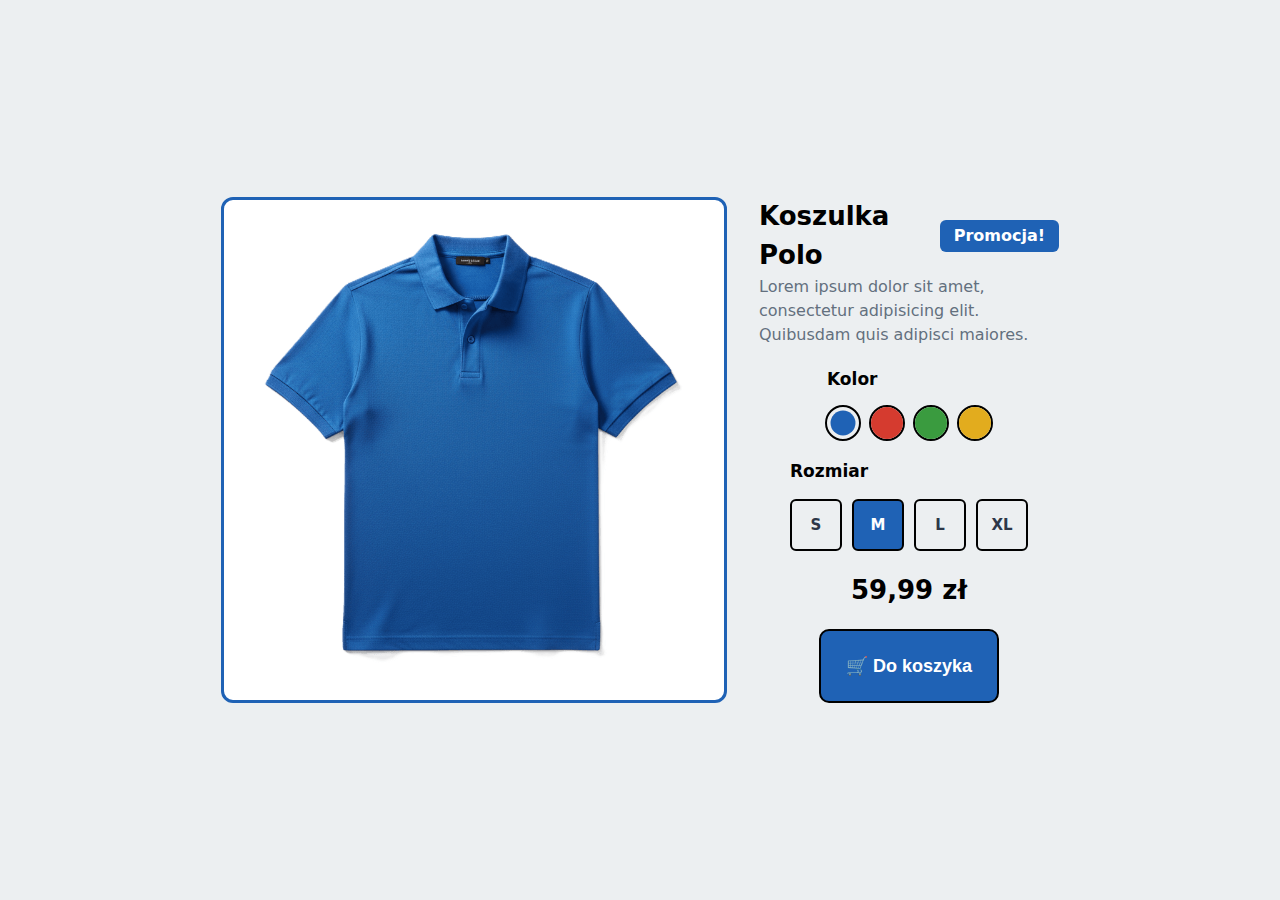
<file: lab-3/index.html>
<!DOCTYPE html>
<html lang="pl">
  <head>
    <meta charset="UTF-8" />
    <meta name="viewport" content="width=device-width, initial-scale=1.0" />
    <title>Lab 3</title>
    <link rel="stylesheet" href="css/polo.css" />
  </head>
  <body>
    <main class="product">
      <form id="order">
        <input class="ch" type="radio" id="color-blue" name="color" checked />
        <input class="ch" type="radio" id="color-red" name="color" />
        <input class="ch" type="radio" id="color-green" name="color" />
        <input class="ch" type="radio" id="color-yellow" name="color" />

        <input class="ch" type="radio" id="s-s" name="size" />
        <input class="ch" type="radio" id="s-m" name="size" checked />
        <input class="ch" type="radio" id="s-l" name="size" />
        <input class="ch" type="radio" id="s-xl" name="size" />
      </form>

      <section class="gallery">
        <div class="photo" aria-label="Koszulka Polo"></div>
      </section>

      <section class="panel">
        <header class="header">
          <h1>Koszulka Polo</h1>
          <span class="badge">Promocja!</span>
          <p class="lead">
            Lorem ipsum dolor sit amet, consectetur adipisicing elit. Quibusdam
            quis adipisci maiores.
          </p>
        </header>

        <fieldset class="colors">
          <legend>Kolor</legend>
          <div class="switches">
            <label for="color-blue" title="Niebieski"></label>
            <label for="color-red" title="Czerwony"></label>
            <label for="color-green" title="Zielony"></label>
            <label for="color-yellow" title="Żółty"></label>
          </div>
        </fieldset>

        <fieldset class="sizes">
          <legend>Rozmiar</legend>
          <div class="size-grid" role="radiogroup">
            <label for="s-s" class="size">S</label>
            <label for="s-m" class="size">M</label>
            <label for="s-l" class="size">L</label>
            <label for="s-xl" class="size">XL</label>
          </div>
        </fieldset>

        <div class="price">59,99 zł</div>
        <button class="cta" type="submit" form="order">🛒 Do koszyka</button>
      </section>
    </main>
  </body>
</html>
</file>
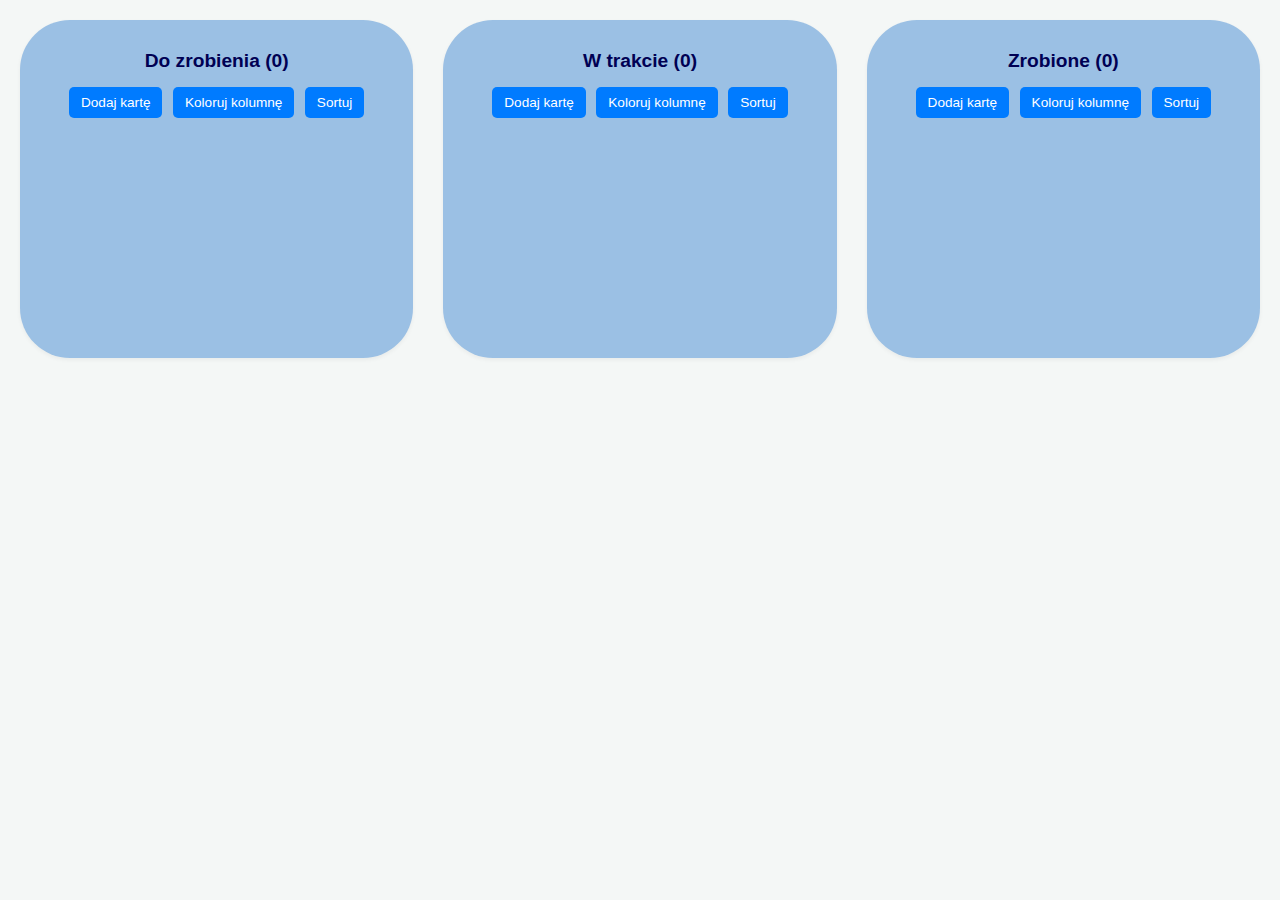
<file: lab-4/index.html>
<!DOCTYPE html>
<html lang="pl">
  <head>
    <meta charset="UTF-8" />
    <meta name="viewport" content="width=device-width, initial-scale=1.0" />
    <title>Tablica Kanban</title>
    <link rel="stylesheet" href="css/kanban.css" />
    <script src="kanban.js" defer></script>
  </head>
  <body>
    <div class="kanban-board">
      <div class="kanban-column" id="todo">
        <h2>Do zrobienia (<span class="card-count">0</span>)</h2>
        <button class="column-btn add-card-btn">Dodaj kartę</button>
        <button class="column-btn color-column-btn">Koloruj kolumnę</button>
        <button class="column-btn sort-column-btn">Sortuj</button>
        <div class="card-list" id="todo-list"></div>
      </div>

      <div class="kanban-column" id="in-progress">
        <h2>W trakcie (<span class="card-count">0</span>)</h2>
        <button class="column-btn add-card-btn">Dodaj kartę</button>
        <button class="column-btn color-column-btn">Koloruj kolumnę</button>
        <button class="column-btn sort-column-btn">Sortuj</button>
        <div class="card-list" id="in-progress-list"></div>
      </div>

      <div class="kanban-column" id="done">
        <h2>Zrobione (<span class="card-count">0</span>)</h2>
        <button class="column-btn add-card-btn">Dodaj kartę</button>
        <button class="column-btn color-column-btn">Koloruj kolumnę</button>
        <button class="column-btn sort-column-btn">Sortuj</button>
        <div class="card-list" id="done-list"></div>
      </div>
    </div>
  </body>
</html>
</file>
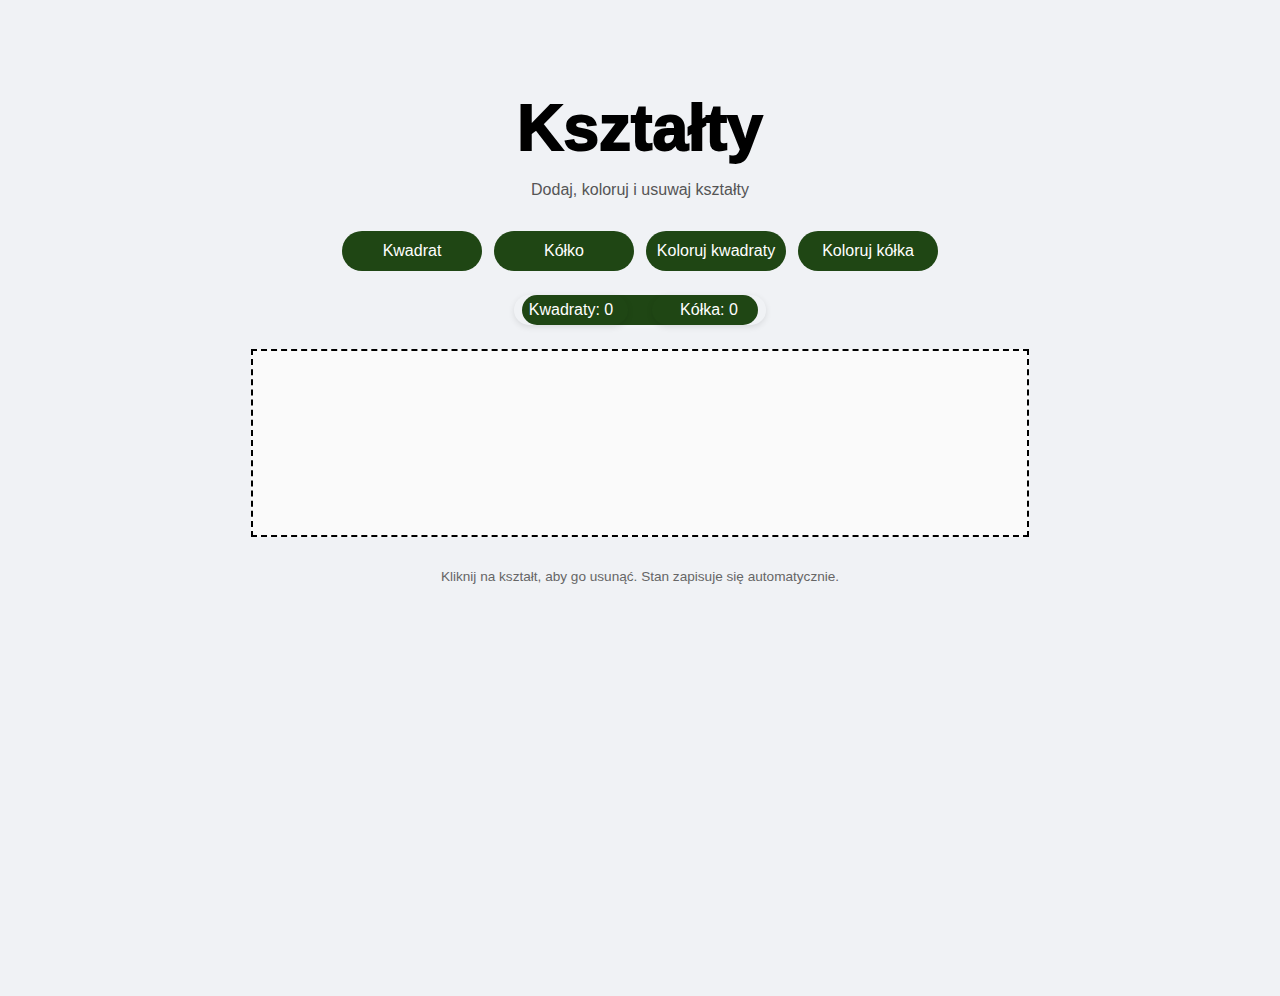
<file: lab-5/index.html>
<!DOCTYPE html>
<html lang="pl">
  <head>
    <meta charset="UTF-8" />
    <title>Lab 5 - Kształty</title>
    <link rel="stylesheet" href="css/main.css" />
  </head>
  <body>
    <header>
      <h1>Kształty</h1>
      <p class="subtitle">Dodaj, koloruj i usuwaj kształty</p>
    </header>

    <nav class="controls">
      <button id="addSquare">Kwadrat</button>
      <button id="addCircle">Kółko</button>
      <button id="recolorSquares">Koloruj kwadraty</button>
      <button id="recolorCircles">Koloruj kółka</button>
    </nav>

    <section class="counters">
      <div class="counter">Kwadraty: <span id="cntSquares">0</span></div>
      <div class="counter">Kółka: <span id="cntCircles">0</span></div>
    </section>

    <main
      id="board"
      class="board"
      aria-label="Pole z kształtami"
      tabindex="0"
    ></main>

    <footer>
      <p class="note">
        Kliknij na kształt, aby go usunąć. Stan zapisuje się automatycznie.
      </p>
    </footer>

    <script type="module" src="./app.js"></script>
  </body>
</html>
</file>
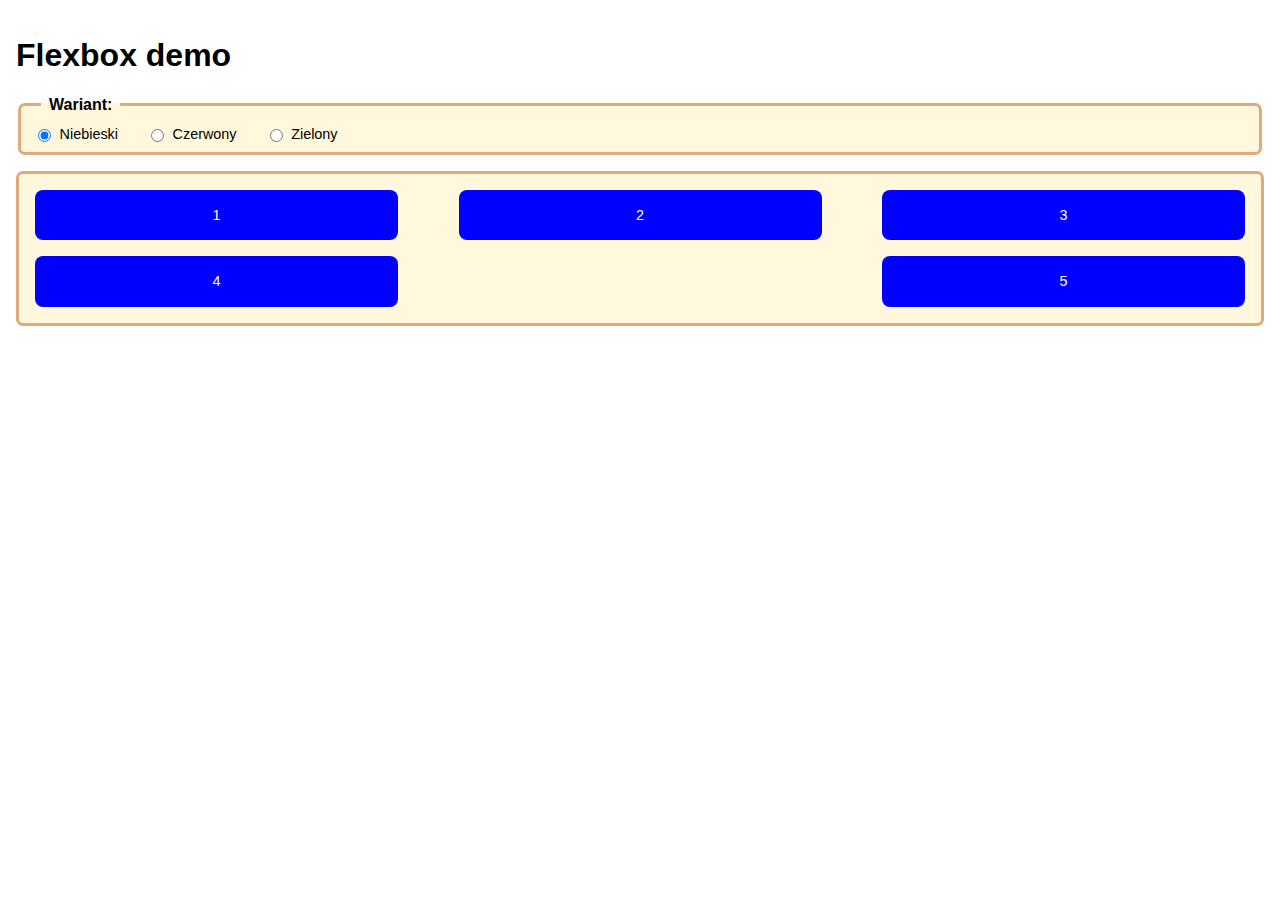
<file: lab-2/flex.html>
<!DOCTYPE html>
<html lang="pl">
  <head>
    <meta charset="UTF-8" />
    <meta name="viewport" content="width=device-width, initial-scale=1.0" />
    <title>Flexbox Demo</title>
    <link rel="stylesheet" href="css/flex.css" />
  </head>
  <body>
    <h1>Flexbox demo</h1>
    <header>
      <fieldset class="theme-picker">
        <legend>Wariant:</legend>
        <label>
          <input type="radio" name="version" value="blue" checked />
          Niebieski
        </label>
        <label
          ><input type="radio" name="version" value="red" />
          Czerwony
        </label>
        <label>
          <input type="radio" name="version" value="green" />
          Zielony
        </label>
      </fieldset>
    </header>
    <div class="container">
      <div class="item">1</div>
      <div class="item">2</div>
      <div class="item">3</div>
      <div class="item">4</div>
      <div class="item">5</div>
    </div>
  </body>
</html>
</file>
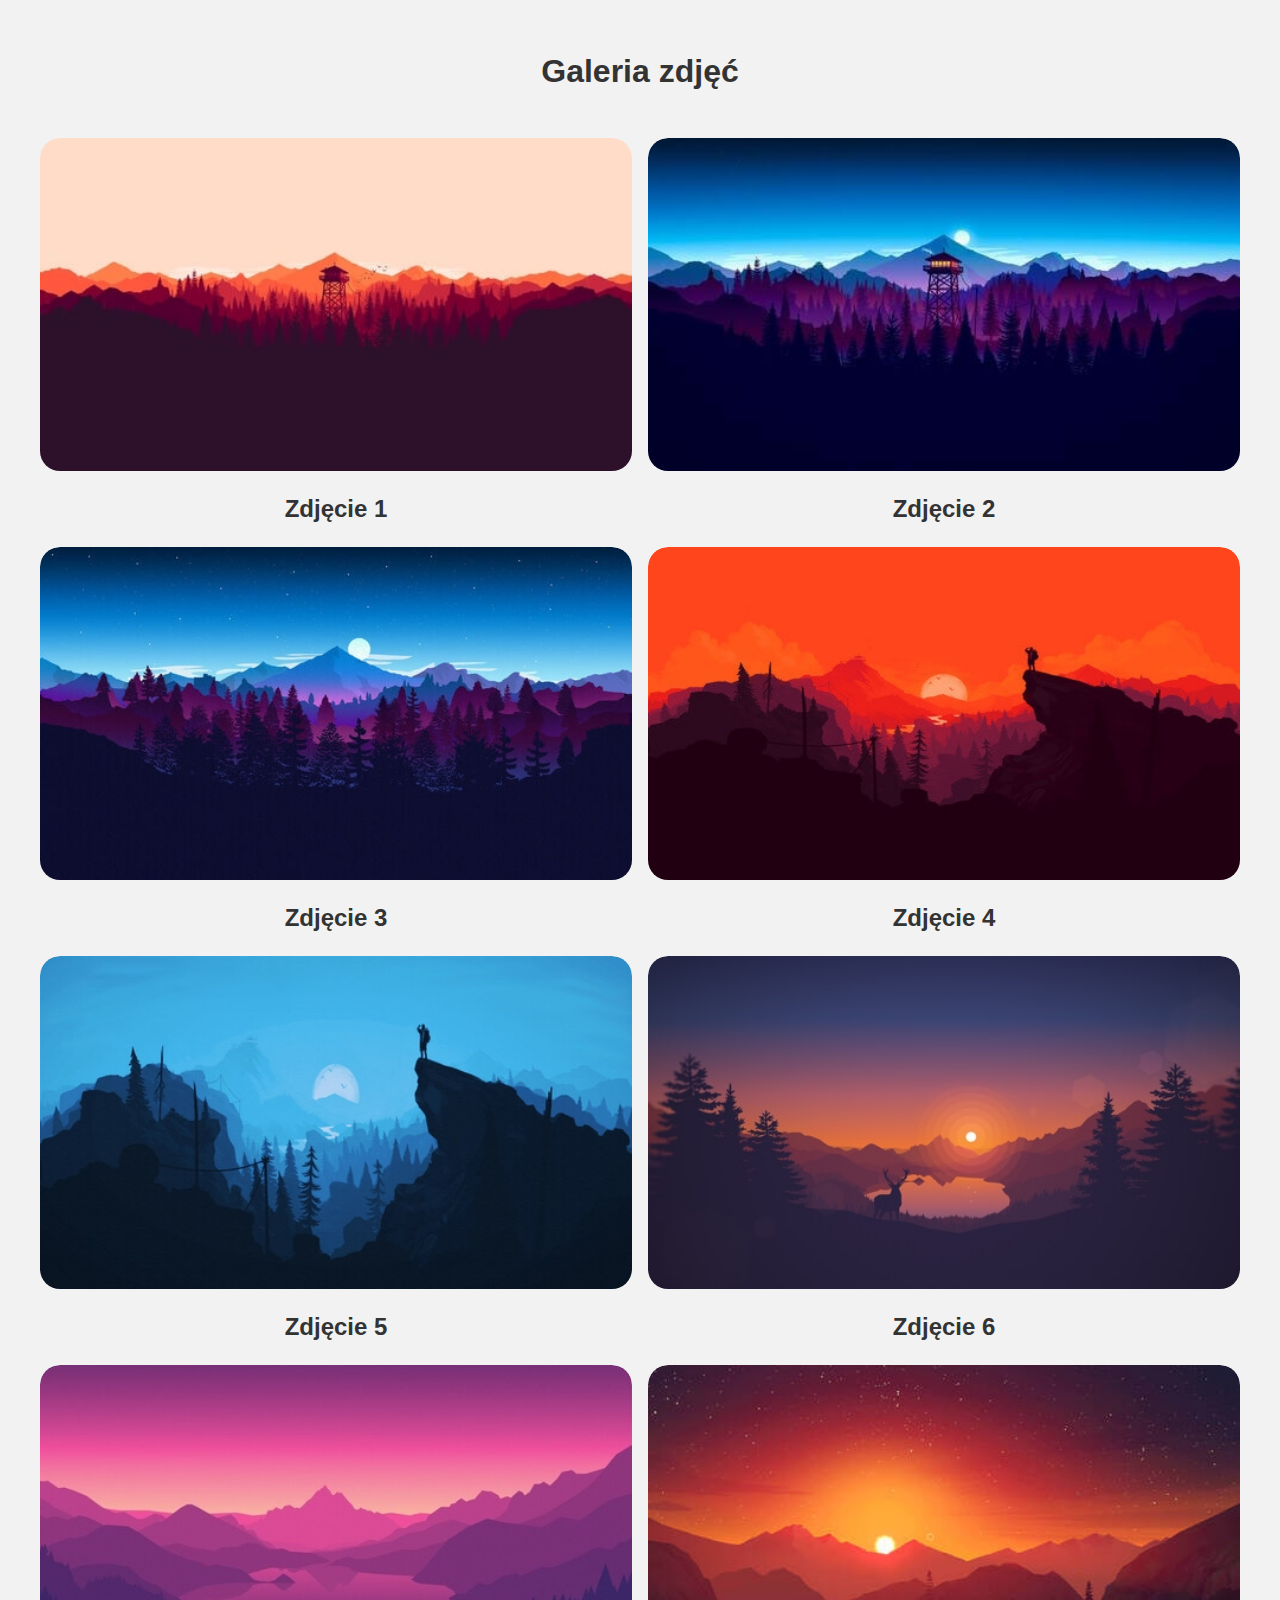
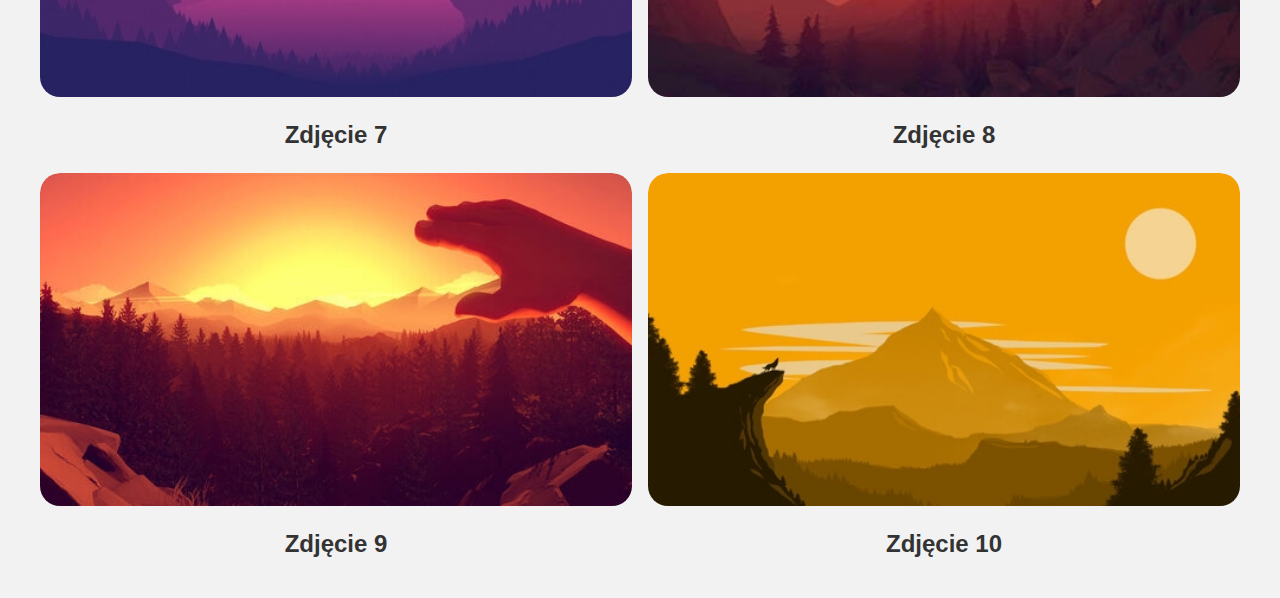
<file: lab-2/galeria.html>
<!DOCTYPE html>
<html lang="pl">
  <head>
    <meta charset="UTF-8" />
    <meta name="viewport" content="width=device-width, initial-scale=1.0" />
    <title>Galeria</title>
    <link rel="stylesheet" href="css/galeria.css" />
  </head>
  <body>
    <h1>Galeria zdjęć</h1>
    <div class="gallery">
      <figure>
        <img
          src="pictures/500-1.avif"
          srcset="pictures/500-1.avif 500w, pictures/1000-1.avif 1000w"
          sizes="(max-width: 799px) 500px,
                    (max-width: 1199px) 1000px,
                    (max-width: 1599px) 500px,
                    1000px"
          alt="Opis zdjęcia 1"
        />
        <figcaption>Zdjęcie 1</figcaption>
      </figure>

      <figure>
        <img
          src="pictures/500-2.avif"
          srcset="pictures/500-2.avif 500w, pictures/1000-2.avif 1000w"
          sizes="(max-width: 799px) 500px,
                    (max-width: 1199px) 1000px,
                    (max-width: 1599px) 500px,
                    1000px"
          alt="Opis zdjęcia 2"
        />
        <figcaption>Zdjęcie 2</figcaption>
      </figure>

      <figure>
        <img
          src="pictures/500-3.avif"
          srcset="pictures/500-3.avif 500w, pictures/1000-3.avif 1000w"
          sizes="(max-width: 799px) 500px,
                    (max-width: 1199px) 1000px,
                    (max-width: 1599px) 500px,
                    1000px"
          alt="Opis zdjęcia 3"
        />
        <figcaption>Zdjęcie 3</figcaption>
      </figure>

      <figure>
        <img
          src="pictures/500-4.avif"
          srcset="pictures/500-4.avif 500w, pictures/1000-4.avif 1000w"
          sizes="(max-width: 799px) 500px,
                    (max-width: 1199px) 1000px,
                    (max-width: 1599px) 500px,
                    1000px"
          alt="Opis zdjęcia 4"
        />
        <figcaption>Zdjęcie 4</figcaption>
      </figure>

      <figure>
        <img
          src="pictures/500-5.avif"
          srcset="pictures/500-5.avif 500w, pictures/1000-5.avif 1000w"
          sizes="(max-width: 799px) 500px,
                    (max-width: 1199px) 1000px,
                    (max-width: 1599px) 500px,
                    1000px"
          alt="Opis zdjęcia 5"
        />
        <figcaption>Zdjęcie 5</figcaption>
      </figure>

      <figure>
        <img
          src="pictures/500-6.avif"
          srcset="pictures/500-6.avif 500w, pictures/1000-6.avif 1000w"
          sizes="(max-width: 799px) 500px,
                    (max-width: 1199px) 1000px,
                    (max-width: 1599px) 500px,
                    1000px"
          alt="Opis zdjęcia 6"
        />
        <figcaption>Zdjęcie 6</figcaption>
      </figure>

      <figure>
        <img
          src="pictures/500-7.avif"
          srcset="pictures/500-7.avif 500w, pictures/1000-7.avif 1000w"
          sizes="(max-width: 799px) 500px,
                    (max-width: 1199px) 1000px,
                    (max-width: 1599px) 500px,
                    1000px"
          alt="Opis zdjęcia 7"
        />
        <figcaption>Zdjęcie 7</figcaption>
      </figure>

      <figure>
        <img
          src="pictures/500-8.avif"
          srcset="pictures/500-8.avif 500w, pictures/1000-8.avif 1000w"
          sizes="(max-width: 799px) 500px,
                    (max-width: 1199px) 1000px,
                    (max-width: 1599px) 500px,
                    1000px"
          alt="Opis zdjęcia 8"
        />
        <figcaption>Zdjęcie 8</figcaption>
      </figure>

      <figure>
        <img
          src="pictures/500-9.avif"
          srcset="pictures/500-9.avif 500w, pictures/1000-9.avif 1000w"
          sizes="(max-width: 799px) 500px,
                    (max-width: 1199px) 1000px,
                    (max-width: 1599px) 500px,
                    1000px"
          alt="Opis zdjęcia 9"
        />
        <figcaption>Zdjęcie 9</figcaption>
      </figure>

      <figure>
        <img
          src="pictures/500-10.avif"
          srcset="pictures/500-10.avif 500w, pictures/1000-10.avif 1000w"
          sizes="(max-width: 799px) 500px,
                    (max-width: 1199px) 1000px,
                    (max-width: 1599px) 500px,
                    1000px"
          alt="Opis zdjęcia 10"
        />
        <figcaption>Zdjęcie 10</figcaption>
      </figure>
    </div>
  </body>
</html>
</file>
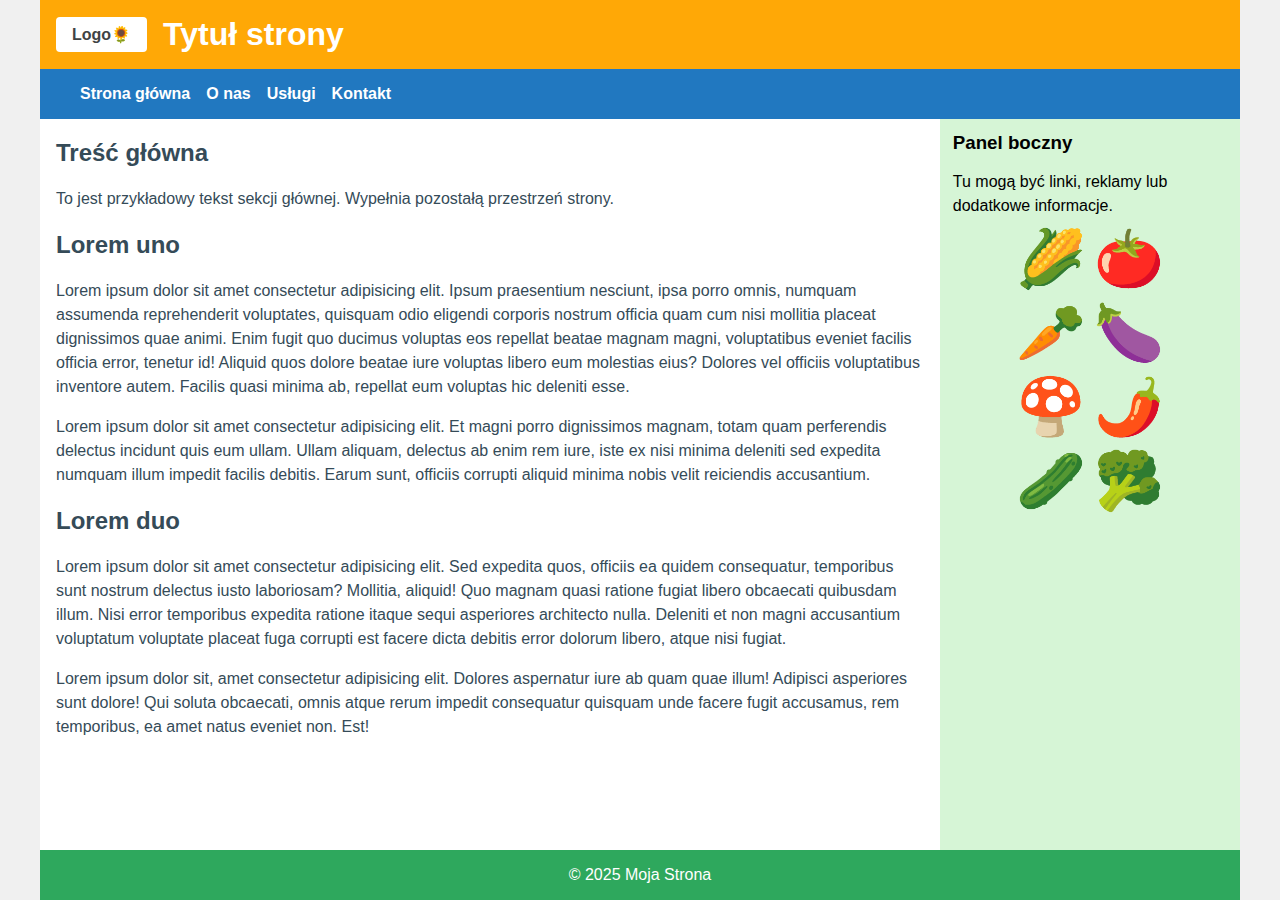
<file: lab-2/grid.html>
<!DOCTYPE html>
<html lang="pl">
  <head>
    <meta charset="UTF-8" />
    <meta name="viewport" content="width=device-width, initial-scale=1.0" />
    <title>Grid Layout Demo</title>
    <link rel="stylesheet" href="css/grid.css" />
  </head>
  <body>
    <div class="container">
      <header>
        <div class="logo">🌻</div>
        <h1>Tytuł strony</h1>
      </header>
      <nav>
        <a href="#">Strona główna</a>
        <a href="#">O nas</a>
        <a href="#">Usługi</a>
        <a href="#">Kontakt</a>
      </nav>
      <main>
        <h2>Treść główna</h2>
        <p>
          To jest przykładowy tekst sekcji głównej. Wypełnia pozostałą
          przestrzeń strony.
        </p>
        <h2>Lorem uno</h2>
        <p>
          Lorem ipsum dolor sit amet consectetur adipisicing elit. Ipsum
          praesentium nesciunt, ipsa porro omnis, numquam assumenda
          reprehenderit voluptates, quisquam odio eligendi corporis nostrum
          officia quam cum nisi mollitia placeat dignissimos quae animi. Enim
          fugit quo ducimus voluptas eos repellat beatae magnam magni,
          voluptatibus eveniet facilis officia error, tenetur id! Aliquid quos
          dolore beatae iure voluptas libero eum molestias eius? Dolores vel
          officiis voluptatibus inventore autem. Facilis quasi minima ab,
          repellat eum voluptas hic deleniti esse.
        </p>
        <p>
          Lorem ipsum dolor sit amet consectetur adipisicing elit. Et magni
          porro dignissimos magnam, totam quam perferendis delectus incidunt
          quis eum ullam. Ullam aliquam, delectus ab enim rem iure, iste ex nisi
          minima deleniti sed expedita numquam illum impedit facilis debitis.
          Earum sunt, officiis corrupti aliquid minima nobis velit reiciendis
          accusantium.
        </p>
        <h2>Lorem duo</h2>
        <p>
          Lorem ipsum dolor sit amet consectetur adipisicing elit. Sed expedita
          quos, officiis ea quidem consequatur, temporibus sunt nostrum delectus
          iusto laboriosam? Mollitia, aliquid! Quo magnam quasi ratione fugiat
          libero obcaecati quibusdam illum. Nisi error temporibus expedita
          ratione itaque sequi asperiores architecto nulla. Deleniti et non
          magni accusantium voluptatum voluptate placeat fuga corrupti est
          facere dicta debitis error dolorum libero, atque nisi fugiat.
        </p>
        <p>
          Lorem ipsum dolor sit, amet consectetur adipisicing elit. Dolores
          aspernatur iure ab quam quae illum! Adipisci asperiores sunt dolore!
          Qui soluta obcaecati, omnis atque rerum impedit consequatur quisquam
          unde facere fugit accusamus, rem temporibus, ea amet natus eveniet
          non. Est!
        </p>
      </main>
      <aside>
        <h3>Panel boczny</h3>
        <p>Tu mogą być linki, reklamy lub dodatkowe informacje.</p>
        <div>
          <span>🌽</span><span>🍅</span> <span>🥕</span><span>🍆</span>
          <span>🍄</span><span>🌶️</span> <span>🥒</span><span>🥦</span>
        </div>
      </aside>
      <footer>
        <p>&copy; 2025 Moja Strona</p>
      </footer>
    </div>
  </body>
</html>
</file>
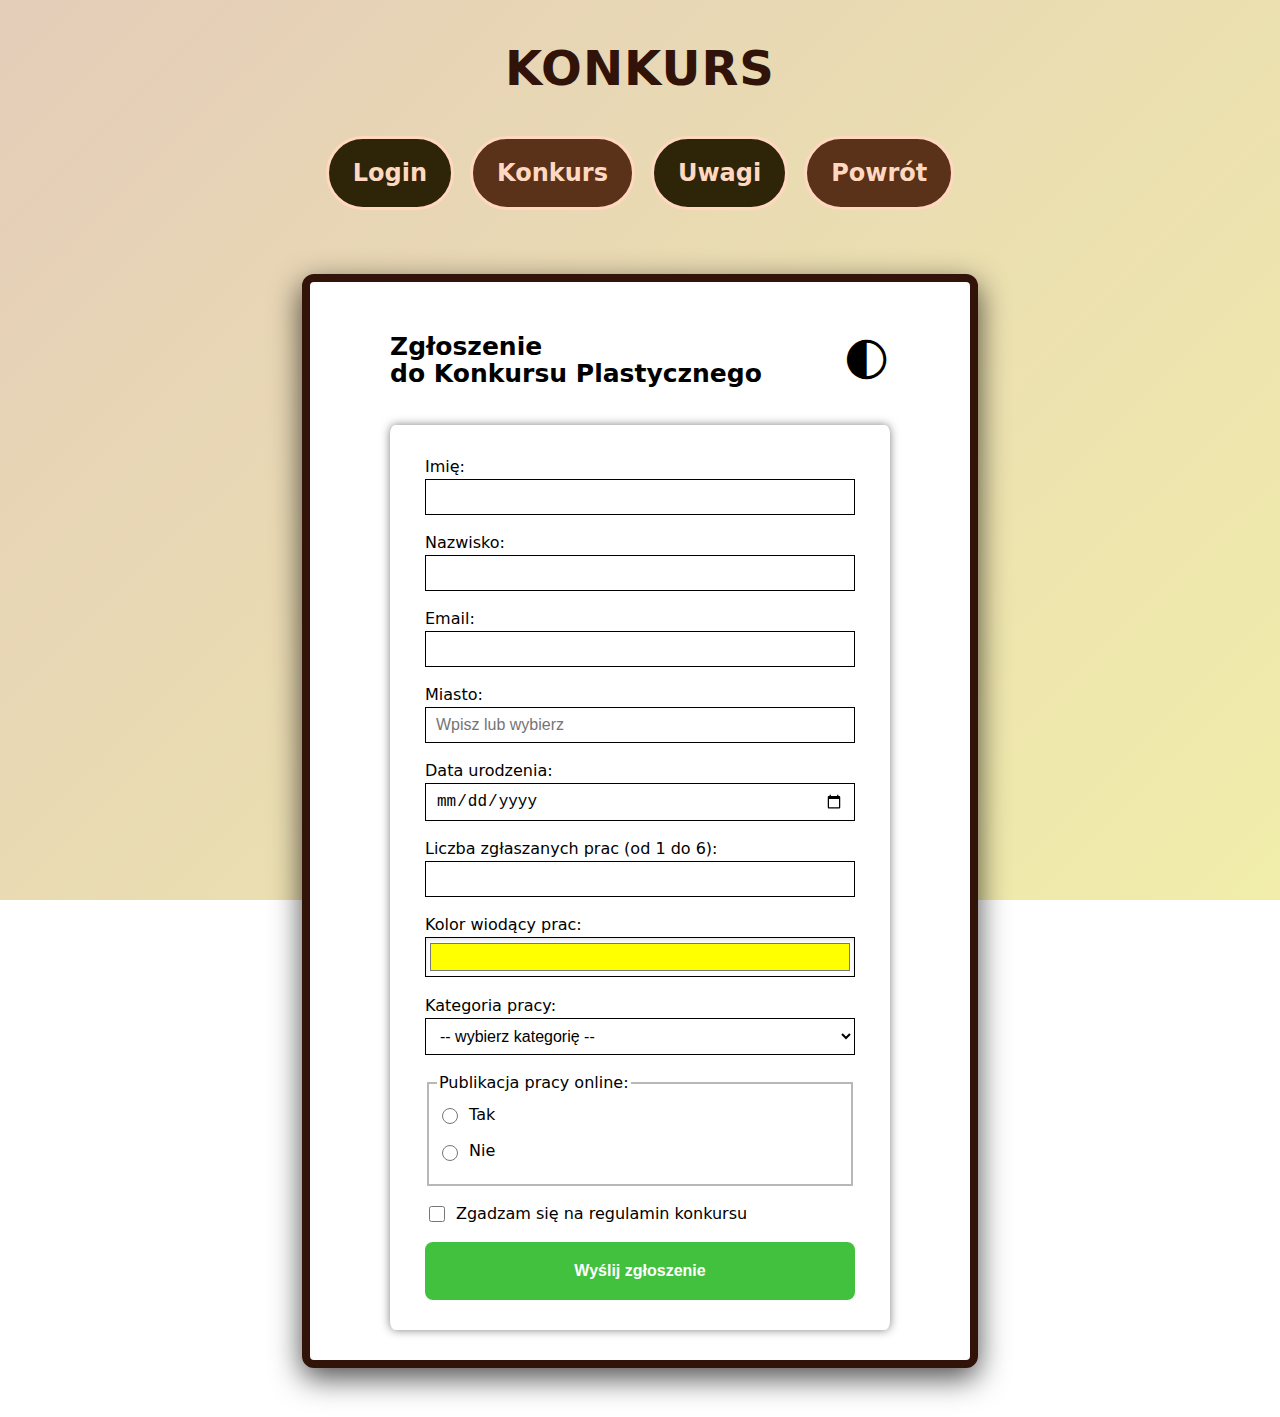
<file: lab-1/src/pages/konkurs.html>
<!DOCTYPE html>
<html lang="en">
  <head>
    <meta charset="UTF-8" />
    <meta name="viewport" content="width=device-width, initial-scale=1.0" />
    <title>Zgłoszenie do Konkursu Plastycznego</title>
    <link rel="stylesheet" href="../css/konkurs.css" />
    <link rel="stylesheet" href="../css/main.css" />
  </head>
  <body>
    <h1>Konkurs</h1>
    <nav>
      <ul>
        <li><a href="login.html">Login</a></li>
        <li><a>Konkurs</a></li>
        <li><a href="uwagi.html">Uwagi</a></li>
        <li><a href="../..">Powrót</a></li>
      </ul>
    </nav>
    <input type="checkbox" id="change-theme" hidden />
    <main>
      <div class="contest-main">
        <div class="contest-header">
          <h2>Zgłoszenie<br />do Konkursu Plastycznego</h2>
          <label for="change-theme" class="theme-toggle" title="Zmień motyw"
            >&#127763;</label
          >
        </div>
        <div class="contest-container">
          <form
            action="https://httpbin.org/get"
            method="GET"
            class="art-contest-form"
          >
            <div class="contest-group">
              <label for="first_name">Imię:</label>
              <input
                type="text"
                id="first_name"
                name="first_name"
                maxlength="30"
                required
              />
            </div>
            <div class="contest-group">
              <label for="last_name">Nazwisko:</label>
              <input
                type="text"
                id="last_name"
                name="last_name"
                maxlength="50"
                required
              />
            </div>
            <div class="contest-group">
              <label for="email">Email:</label>
              <input type="email" id="email" name="email" required />
            </div>
            <div class="contest-group">
              <label for="city">Miasto:</label>
              <input
                type="text"
                id="city"
                name="city"
                list="cities"
                placeholder="Wpisz lub wybierz"
                required
              />
              <datalist id="cities">
                <option value="Warszawa"></option>
                <option value="Kraków"></option>
                <option value="Gdańsk"></option>
                <option value="Poznań"></option>
                <option value="Wrocław"></option>
              </datalist>
            </div>
            <div class="contest-group">
              <label for="birthday">Data urodzenia:</label>
              <input
                type="date"
                id="birthday"
                name="birthday"
                placeholder="rrrr-mm-dd"
                required
              />
            </div>
            <div class="contest-group">
              <label for="applications_count"
                >Liczba zgłaszanych prac (od 1 do 6):</label
              >
              <input
                type="number"
                id="applications_count"
                name="applications_count"
                min="1"
                max="6"
                required
              />
            </div>
            <div class="contest-group">
              <label for="main_colour">Kolor wiodący prac:</label>
              <input
                type="color"
                id="main_colour"
                name="main_colour"
                value="#ffff00"
                required
              />
            </div>
            <div class="contest-group">
              <label for="category">Kategoria pracy:</label>
              <select id="category" name="category" required>
                <option value="" disabled selected>
                  -- wybierz kategorię --
                </option>
                <option value="drawing">Rysunek</option>
                <option value="painting">Malarstwo</option>
                <option value="digital_graphics">Grafika Cyfrowa</option>
              </select>
            </div>

            <fieldset class="publication">
              <legend>Publikacja pracy online:</legend>
              <label
                ><input
                  type="radio"
                  name="publication"
                  value="yes"
                  required
                />Tak</label
              >
              <label
                ><input
                  type="radio"
                  name="publication"
                  value="no"
                  required
                />Nie</label
              >
            </fieldset>
            <label
              ><input type="checkbox" name="agree-checkbox" required />
              Zgadzam się na regulamin konkursu
            </label>
            <button type="submit" class="submit">Wyślij zgłoszenie</button>
          </form>
        </div>
      </div>
    </main>
  </body>
</html>
</file>
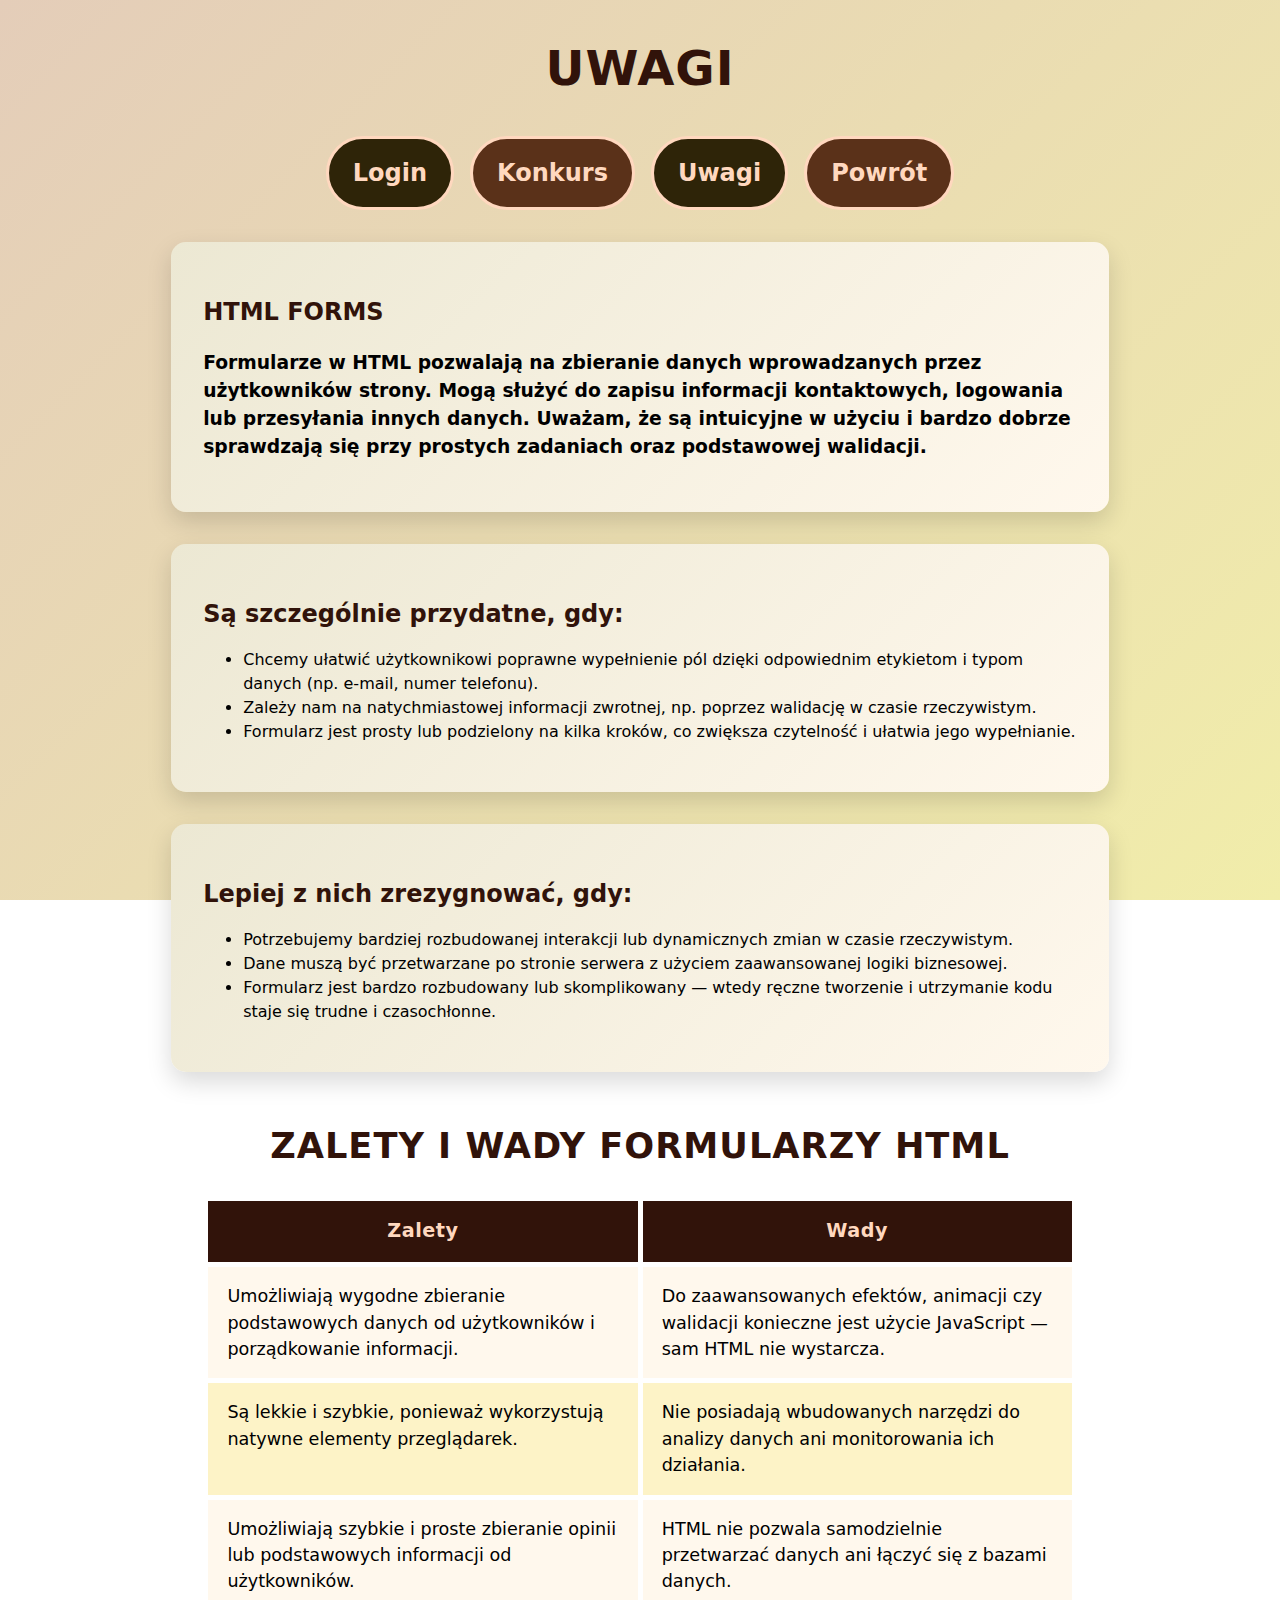
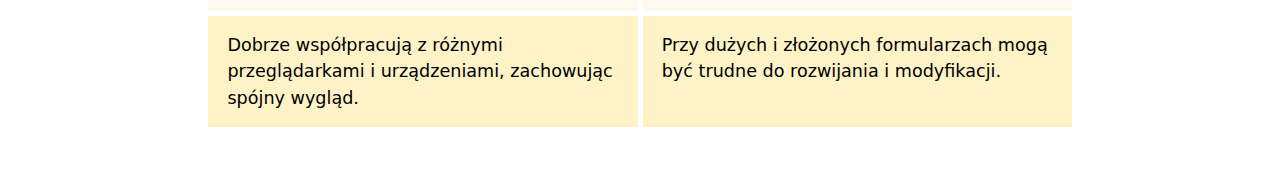
<file: lab-1/src/pages/uwagi.html>
<!DOCTYPE html>
<html lang="pl">
  <head>
    <meta charset="UTF-8" />
    <meta name="viewport" content="width=device-width, initial-scale=1.0" />
    <title>Uwagi</title>
    <link rel="stylesheet" href="../css/main.css" />
  </head>
  <body>
    <h1>Uwagi</h1>
    <nav>
      <ul>
        <li><a href="login.html">Login</a></li>
        <li><a href="konkurs.html">Konkurs</a></li>
        <li><a>Uwagi</a></li>
        <li><a href="../..">Powrót</a></li>
      </ul>
    </nav>

    <main>
      <article>
        <h2>HTML FORMS</h2>
        <h3>
          Formularze w HTML pozwalają na zbieranie danych wprowadzanych przez
          użytkowników strony. Mogą służyć do zapisu informacji kontaktowych,
          logowania lub przesyłania innych danych. Uważam, że są intuicyjne w
          użyciu i bardzo dobrze sprawdzają się przy prostych zadaniach oraz
          podstawowej walidacji.
        </h3>
      </article>

      <article>
        <h2>Są szczególnie przydatne, gdy:</h2>
        <section>
          <ul>
            <li>
              Chcemy ułatwić użytkownikowi poprawne wypełnienie pól dzięki
              odpowiednim etykietom i typom danych (np. e-mail, numer telefonu).
            </li>
            <li>
              Zależy nam na natychmiastowej informacji zwrotnej, np. poprzez
              walidację w czasie rzeczywistym.
            </li>
            <li>
              Formularz jest prosty lub podzielony na kilka kroków, co zwiększa
              czytelność i ułatwia jego wypełnianie.
            </li>
          </ul>
        </section>
      </article>

      <article>
        <h2>Lepiej z nich zrezygnować, gdy:</h2>
        <section>
          <ul>
            <li>
              Potrzebujemy bardziej rozbudowanej interakcji lub dynamicznych
              zmian w czasie rzeczywistym.
            </li>
            <li>
              Dane muszą być przetwarzane po stronie serwera z użyciem
              zaawansowanej logiki biznesowej.
            </li>
            <li>
              Formularz jest bardzo rozbudowany lub skomplikowany — wtedy ręczne
              tworzenie i utrzymanie kodu staje się trudne i czasochłonne.
            </li>
          </ul>
        </section>
      </article>

      <section class="table-section">
        <h2>Zalety i wady formularzy HTML</h2>
        <table>
          <thead>
            <tr>
              <th>Zalety</th>
              <th>Wady</th>
            </tr>
          </thead>
          <tbody>
            <tr>
              <td>
                Umożliwiają wygodne zbieranie podstawowych danych od
                użytkowników i porządkowanie informacji.
              </td>
              <td>
                Do zaawansowanych efektów, animacji czy walidacji konieczne jest
                użycie JavaScript — sam HTML nie wystarcza.
              </td>
            </tr>
            <tr>
              <td>
                Są lekkie i szybkie, ponieważ wykorzystują natywne elementy
                przeglądarek.
              </td>
              <td>
                Nie posiadają wbudowanych narzędzi do analizy danych ani
                monitorowania ich działania.
              </td>
            </tr>
            <tr>
              <td>
                Umożliwiają szybkie i proste zbieranie opinii lub podstawowych
                informacji od użytkowników.
              </td>
              <td>
                HTML nie pozwala samodzielnie przetwarzać danych ani łączyć się
                z bazami danych.
              </td>
            </tr>
            <tr>
              <td>
                Dobrze współpracują z różnymi przeglądarkami i urządzeniami,
                zachowując spójny wygląd.
              </td>
              <td>
                Przy dużych i złożonych formularzach mogą być trudne do
                rozwijania i modyfikacji.
              </td>
            </tr>
          </tbody>
        </table>
      </section>
    </main>
  </body>
</html>
</file>
<file: lab-3/css/polo.css>
html {
  font-size: 16px;
  font-family: system-ui, sans-serif;
  line-height: 1.5;
}

html,
body {
  height: 100%;
}
body {
  margin: 0;
  background: #eceff1;
  display: grid;
  place-items: center;
}
.ch {
  position: absolute;
  width: 1px;
  height: 1px;
  margin: -1px;
  padding: 0;
  border: 0;
  clip-path: inset(50%);
  overflow: hidden;
}

:root {
  --panel-w: 300px;
  --gap: 32px;
  --photo-max: 500px;
  --radius: 12px;
  --ring: 3px;
  --sw: 32px;
  --sel-scale: 0.78;

  --c-blue: #1f62b5;
  --c-red: #d53b2f;
  --c-green: #3a9b3f;
  --c-yellow: #e2ac1e;
  --ink: #2d3748;
}

.product {
  --brand: var(--c-blue);
  --img: url('../images/polo_b.png');

  width: min(
    calc(var(--photo-max)+var(--gap)+var(--panel-w)),
    calc(100vw - 48px)
  );
  display: flex;
  flex-wrap: wrap;
  gap: var(--gap);
  justify-content: center;
  align-items: stretch;

  &:has(#color-blue:checked) {
    --brand: var(--c-blue);
    --img: url('../images/polo_b.png');
  }
  &:has(#color-red:checked) {
    --brand: var(--c-red);
    --img: url('../images/polo_r.png');
  }
  &:has(#color-green:checked) {
    --brand: var(--c-green);
    --img: url('../images/polo_g.png');
  }
  &:has(#color-yellow:checked) {
    --brand: var(--c-yellow);
    --img: url('../images/polo_y.png');
  }

  &:has(#color-blue:checked) .colors label[for='color-blue'],
  &:has(#color-red:checked) .colors label[for='color-red'],
  &:has(#color-green:checked) .colors label[for='color-green'],
  &:has(#color-yellow:checked) .colors label[for='color-yellow'] {
    --active: 1;
  }

  &:has(#s-s:checked) .size[for='s-s'],
  &:has(#s-m:checked) .size[for='s-m'],
  &:has(#s-l:checked) .size[for='s-l'],
  &:has(#s-xl:checked) .size[for='s-xl'] {
    --sel: 1;
  }
}

.gallery {
  display: grid;
  place-items: center;
  margin: auto;
  width: fit-content;
  height: fit-content;
  border: var(--ring) solid var(--brand);
  border-radius: var(--radius);
  background: #fff;
  flex: 0 0 auto;
  transition: transform 0.3s ease;

  .photo {
    width: min(var(--photo-max), calc(100vw - 48px));
    aspect-ratio: 1/1;
    background: no-repeat center/contain var(--img);
    transition: transform 0.3s ease, background-image 0.5s ease;
    &:hover {
      transform: scale(1.05);
    }
  }
  &:hover {
    transform: scale(1.05);
  }
}

.panel {
  display: flex;
  flex-direction: column;
  justify-content: space-between;
  gap: 8px;
  flex: 0 0 var(--panel-w);
  width: var(--panel-w);
  max-width: 100%;
  justify-self: center;
}

.header {
  display: grid;
  grid-template-columns: 1fr auto;
  align-items: center;

  h1 {
    margin: 0;
    font-size: 26px;
    font-weight: 700;
  }
  .badge {
    background: var(--brand);
    color: #fff;
    font-weight: 700;
    padding: 4px 14px;
    border-radius: 6px;
    width: fit-content;
    transition: transform 0.25s ease, box-shadow 0.3s ease,
      background-color 0.3s ease;

    &:hover {
      transform: scale(1.12);
      background-color: color-mix(in srgb, var(--brand) 85%, #ffffff 15%);
      box-shadow: 0 0 12px color-mix(in srgb, var(--brand) 60%, #ffffff 20%);
    }
  }
  .lead {
    grid-column: 1/-1;
    margin: 0;
    color: #63707e;
    font-weight: 400;
  }
}

fieldset,
legend {
  margin: 0;
  padding: 0;
  border: 0;
  width: fit-content;
  align-self: center;
}
legend {
  margin-bottom: 15px;
  font-weight: 700;
  font-size: 17px;
}

.colors,
.sizes {
  justify-self: center;
  display: inline-grid;
  justify-items: center;
}

.switches {
  display: flex;
  gap: 12px;
  align-items: center;

  label {
    width: var(--sw);
    height: var(--sw);
    border-radius: 50%;
    outline: 2px solid #000;
    display: grid;
    place-items: center;
    cursor: pointer;
    --color: #000;
    --active: 0;
    transition: transform 0.2s ease, box-shadow 0.2s ease;

    &::after {
      content: '';
      width: 100%;
      height: 100%;
      border-radius: 50%;
      background: var(--color);
      transform-origin: center;
      transform: scale(calc(1 - (1 - var(--sel-scale)) * var(--active)));
    }

    &:hover {
      transform: scale(1.2);
      box-shadow: 0 0 12px var(--color);
    }
  }

  label[for='color-blue'] {
    --color: var(--c-blue);
  }
  label[for='color-red'] {
    --color: var(--c-red);
  }
  label[for='color-green'] {
    --color: var(--c-green);
  }
  label[for='color-yellow'] {
    --color: var(--c-yellow);
  }
}

.size-grid {
  display: grid;
  grid-template-columns: repeat(4, 1fr);
  gap: 10px;
}

.size {
  display: grid;
  place-items: center;
  width: 48px;
  height: 48px;
  border: 2px solid #000;
  border-radius: 6px;
  cursor: pointer;
  background-image: linear-gradient(var(--brand), var(--brand));
  background-repeat: no-repeat;
  background-size: calc(var(--sel, 0) * 100%) 100%;
  color: color-mix(
    in srgb,
    var(--ink) calc((1 - var(--sel, 0)) * 100%),
    #fff calc(var(--sel, 0) * 100%)
  );
  font-weight: 700;
  font-size: 15px;
  transition: color 0.2s ease, transform 0.2s ease, box-shadow 0.2s ease;

  &:hover {
    transform: translateY(-0.1rem);
    box-shadow: 0 0 10px rgba(0, 0, 0, 0.39);
  }

  &:active {
    transform: translateY(0.2rem);
    box-shadow: 0 0 10px rgba(0, 0, 0, 0.39);
  }
}

.price {
  font-size: 26px;
  font-weight: 700;
  text-align: center;
}

.cta {
  appearance: none;
  border: 2px solid #000;
  padding: 24px 18px;
  border-radius: 10px;
  background: var(--brand);
  color: #fff;
  font-weight: 700;
  font-size: 18px;
  width: 180px;
  align-self: center;
  cursor: pointer;
  transition: transform 0.2s ease, box-shadow 0.2s ease,
    background-color 0.5s ease;

  &:hover {
    transform: translateY(-0.2rem);
    box-shadow: 0 6px 18px rgba(0, 0, 0, 0.39);
  }
  &:active {
    transform: translateY(0.2rem);
    box-shadow: 0 2px 6px rgba(0, 0, 0, 0.39);
  }
}

#order {
  position: absolute;
  inline-size: 0;
  block-size: 0;
  padding: 0;
  margin: 0;
  overflow: hidden;
  clip-path: inset(50%);
}
</file>
<file: lab-4/css/kanban.css>
body {
  font-family: 'Segoe UI', Tahoma, Geneva, Verdana, sans-serif;
  background-color: #f4f7f6;
  color: #000053;
  margin: 0;
  padding: 20px;
}

.kanban-board {
  display: flex;
  gap: 30px;
  justify-content: space-between;
  width: 100%;
  max-width: 1400px;
  margin: 0 auto;
}

.kanban-column {
  flex: 1 1 300px;
  background-color: #9bc0e4;
  border-radius: 50px;
  padding: 30px;
  box-shadow: 0 2px 4px rgba(0, 0, 0, 0.05);
  min-width: 250px;
  text-align: center;

  h2 {
    font-size: 1.2rem;
    font-weight: 700;
    margin-top: 0;
    margin-bottom: 15px;
    color: #000053;
    text-align: center;
  }
}

.column-btn {
  background-color: #007bff;
  color: white;
  border: none;
  padding: 8px 12px;
  border-radius: 5px;
  cursor: pointer;
  font-size: 0.85rem;
  margin: 0 3px 10px 3px;
  transition: background-color 0.5s;

  &:hover {
    background-color: #184579;
  }

  &:active {
    transform: scale(0.95);
  }
}

.card-list {
  min-height: 200px;
  display: flex;
  flex-direction: column;
  text-align: left;
}

.kanban-card {
  border-radius: 20px;
  padding: 20px;
  box-shadow: 0 1px 3px rgba(0, 0, 0, 0.1);
  display: flex;
  flex-direction: column;
  align-items: center;
  gap: 10px;
  margin-bottom: 10px;
  overflow: hidden;
  max-height: 500px;

  transition: max-height 0.3s ease, opacity 0.3s ease, margin-bottom 0.3s ease,
    padding 0.3s ease, background-color 0.3s ease;
}

.card-list .kanban-card:last-child {
  margin-bottom: 0;
}

.kanban-card.card-collapsed {
  opacity: 0;
  max-height: 0;
  margin-bottom: 0;
  padding-top: 0;
  padding-bottom: 0;
  overflow: hidden;
}

.card-title,
.card-content {
  font-weight: 500;
  font-size: 0.9rem;
  margin: 0 0 10px 0;
  outline: none;
  min-width: 100%;
  overflow-wrap: break-word;
  word-break: break-word;
  overflow: hidden;
  text-overflow: ellipsis;
  text-align: center;
  display: -webkit-box;
  -webkit-line-clamp: 4;
  -webkit-box-orient: vertical;
}

.card-title[contenteditable='true']:focus,
.card-content[contenteditable='true']:focus {
  background-color: #fdfdfd;
  box-shadow: inset 0 0 0 2px #007bff;
  -webkit-line-clamp: unset;
  max-height: 200px;
  overflow-y: auto;
}

.card-buttons {
  display: flex;
  gap: 5px;
}

.card-btn {
  background: #f1f3f5;
  border: 1px solid #dee2e6;
  color: #495057;
  border-radius: 50%;
  width: 28px;
  height: 28px;
  font-size: 1.2rem;
  cursor: pointer;
  opacity: 1;
  transition: all 0.2s;
  font-weight: bold;
  display: flex;
  justify-content: center;
  align-items: center;
  padding: 0;
}

.move-btn-left {
  transform: scaleX(-1);
  color: #007bff;
  &:hover {
    background-color: #007bff;
    color: white;
  }
}
.move-btn-right {
  color: #007bff;
  &:hover {
    background-color: #007bff;
    color: white;
  }
}

.color-card-btn {
  color: #28a745;
  &:hover {
    background-color: #28a745;
    color: white;
  }
}

.delete-card-btn {
  color: #dc3545;
  font-weight: bold;
  font-size: 1.4rem;
  &:hover {
    background-color: #dc3545;
    color: white;
  }
}

.kanban-column:first-child .move-btn-left {
  display: none;
}

.kanban-column:last-child .move-btn-right {
  display: none;
}

@media (max-width: 910px) {
  .kanban-board {
    flex-direction: column;
    align-items: center;
  }

  .kanban-column {
    flex-grow: 0;
    width: 90%;
    max-width: 500px;
  }

  .move-btn-left,
  .move-btn-right {
    color: transparent;
    position: relative;
    transform: none;
  }

  .move-btn-left:hover,
  .move-btn-right:hover {
    color: transparent;
  }

  .move-btn-left::before,
  .move-btn-right::before {
    position: absolute;
    top: 0;
    left: 0;
    width: 100%;
    height: 100%;
    display: flex;
    justify-content: center;
    align-items: center;
    color: #007bff;
  }

  .move-btn-left::before {
    content: '\2B06';
  }
  .move-btn-right::before {
    content: '\2B07';
  }

  .move-btn-left:hover::before,
  .move-btn-right:hover::before {
    color: white;
  }
}
</file>
<file: lab-5/css/main.css>
html,
body {
  height: 100%;
  margin: 0;
}

body {
  background: #f0f2f5;
  background-repeat: no-repeat;
  background-attachment: fixed;
  background-size: cover;
  color: #000000;
  font-family: Arial, sans-serif;
  text-align: center;
  padding: 3rem;
}

header h1 {
  font-size: 4rem;
  font-weight: 1000;
  margin-bottom: 0.2rem;
}

.subtitle {
  text-align: center;
  font-size: 1rem;
  color: #555;
  margin-bottom: 2rem;
}

.controls {
  justify-content: center;
  display: flex;
  gap: 12px;
  margin-bottom: 1.5rem;
}

.controls button {
  width: 140px;
  height: 40px;
  border: none;
  border-radius: 20px;
  background: #1f4614;
  color: #fff;
  font-size: 1rem;
  cursor: pointer;
  transition: all 0.2s ease;
}

.controls button:hover {
  background: #155c27;
  transform: translateY(-2px);
}

.controls button:active {
  background: #155c27;
  transform: translateY(4px);
}

.counters {
  max-width: 20%;
  margin: 0 auto;
  justify-content: center;
  background: #1f4614;
  border: none;
  border-radius: 20px;
  display: flex;
  gap: 1.5rem;
  margin-bottom: 1.5rem;
}

.counter {
  color: #fff;
  padding: 6px 12px;
  border-radius: 20px;
  box-shadow: 0 2px 6px rgba(0, 0, 0, 0.1);
  font-size: 1rem;
  min-width: 90px;
  text-align: center;
}

.board {
  margin: 12px auto;
  max-width: 750px;
  min-height: 160px;
  border: 2px dashed #000000;
  padding: 12px;
  display: flex;
  flex-wrap: wrap;
  gap: 10px;
  background: #fafafa;
  justify-content: center;
  user-select: none;
}

.shape {
  width: 60px;
  height: 60px;
  cursor: pointer;
  border: 2px solid #444;
  transition: transform 0.2s ease, background-color 0.3s ease;
  display: inline-block;
}

.shape:hover {
  transform: scale(1.1);
}

.square {
  border-radius: 6px;
}

.circle {
  border-radius: 50%;
}

.note {
  margin-top: 2rem;
  padding-bottom: 2rem;
  font-size: 0.85rem;
  color: #666;
  text-align: center;
}
</file>
<file: lab-2/css/flex.css>
body {
  font-family: Arial, sans-serif;
  margin: 0;
  padding: 1rem;

  header {
    .theme-picker {
      background-color: #fff8dc;
      border: 3px solid #c15a167d;
      border-radius: 7px;
      margin-bottom: 1rem;

      display: flex;
      align-items: center;
      flex-wrap: wrap;
      column-gap: 1.25rem;
      row-gap: 0.5rem;

      legend {
        font-weight: bold;
        margin-bottom: 0.4rem;
        margin-right: 1rem;

        padding: 0 0.5rem;
        margin-left: 0.5rem;
        position: relative;
      }

      label {
        font-size: 0.9rem;
        display: inline-flex;
        align-items: center;
        gap: 0.35rem;
        margin-right: 0.5rem;
      }
    }
  }

  .container {
    background-color: #fff8dc;
    border: 3px solid #c15a167d;
    border-radius: 7px;
    padding: 1rem;

    .item {
      display: flex;
      justify-content: center;
      align-items: center;

      min-height: 1.75rem;
      color: #ffffff;
      text-align: center;
      padding-block: 0.7rem;
      border-radius: 0.5rem;
      font-weight: normal;
      font-size: 0.9rem;
    }
  }
}

body:has(input[value='blue']:checked) {
  @media (min-width: 1024px) {
    .container {
      display: flex;
      flex-direction: row;
      flex-wrap: wrap;
      justify-content: space-between;

      .item {
        background-color: #0000ff;
        width: 30%;
      }
      .item:not(:nth-last-child(-n + 2)) {
        margin-bottom: 1rem;
      }
    }
  }

  @media (max-width: 1023px) {
    .container {
      display: flex;
      flex-direction: column;
      flex-wrap: wrap;
      align-items: center;

      .item {
        background-color: #0000ff;
        width: 50%;
      }
      .item:not(:nth-last-child(-n + 1)) {
        margin-bottom: 1rem;
      }
    }
  }
}

body:has(input[value='red']:checked) {
  .container {
    > .item:nth-child(1) {
      width: 30%;
      order: 3;
      font-weight: bold;
      flex-direction: column;
      padding-block: 0.9rem;

      &::after {
        content: '(Jestem większy i na środku!)';
        font-size: 80%;
        display: block;
        margin-top: 10px;
        line-height: 0%;
        font-weight: 100;
      }
    }

    > .item:nth-child(2) {
      order: 1;
    }
    > .item:nth-child(3) {
      order: 2;
    }
    .item {
      order: 4;
    }
  }

  @media (min-width: 1024px) {
    .container {
      display: flex;
      flex-direction: row;
      flex-wrap: nowrap;
      justify-content: space-around;

      > .item:nth-child(1) {
        width: 31%;
        order: 3;
      }
      .item {
        background-color: #ff0000;
        width: 16%;
        min-width: 150px;
      }
    }
  }

  @media (max-width: 1023px) {
    .container {
      display: flex;
      flex-direction: row;
      flex-wrap: wrap;
      justify-content: space-around;

      > .item:nth-child(1) {
        flex: 2 1 100%;
        order: 3;
      }
      .item {
        background-color: #ff0000;
        flex: 1 1 40%;
        min-width: 0;
        margin: 0.5rem;
      }
    }
  }
}

body:has(input[value='green']:checked) {
  .container {
    > .item:nth-child(1) {
      position: relative;

      &::before {
        content: '😀';
        position: absolute;
        left: 1em;
        top: 50%;
        transform: translateY(-50%) scale(2);
      }

      &::after {
        content: '😀';
        position: absolute;
        right: 1em;
        top: 50%;
        transform: translateY(-50%) scale(2);
      }
    }
  }

  @media (min-width: 1024px) {
    .container {
      display: flex;
      flex-direction: row;
      flex-wrap: nowrap;
      gap: 1rem;

      .item {
        background-color: #008000;
      }
      > .item:nth-child(1) {
        width: 30%;
      }
      > .item:nth-child(2) {
        width: 25%;
      }
      > .item:nth-child(3) {
        width: 20%;
      }
      > .item:nth-child(4) {
        width: 15%;
      }
      > .item:nth-child(5) {
        width: 5%;
      }
    }
  }

  @media (max-width: 1023px) {
    .container {
      display: flex;
      flex-direction: column;
      flex-wrap: wrap;
      align-items: flex-end;

      .item {
        background-color: #008000;
      }
      > .item:nth-child(1) {
        width: 70%;
        order: 5;
      }
      > .item:nth-child(2) {
        width: 60%;
        order: 4;
        margin-bottom: 1rem;
      }
      > .item:nth-child(3) {
        width: 50%;
        order: 3;
        margin-bottom: 1rem;
      }
      > .item:nth-child(4) {
        width: 40%;
        order: 2;
        margin-bottom: 1rem;
      }
      > .item:nth-child(5) {
        width: 30%;
        order: 1;
        margin-bottom: 1rem;
      }
    }
  }
}
</file>
<file: lab-2/css/galeria.css>
body {
  font-family: Arial, sans-serif;
  background-color: #f2f2f2;
  margin: 0;
  padding: 2rem;
}

h1 {
  text-align: center;
  margin-bottom: 3rem;
  color: #333;
}

.gallery {
  display: grid;
  grid-template-columns: 1fr;
  gap: 1rem;
  max-width: 1200px;
  margin: 0 auto;
}

figure {
  margin: 0;
  overflow: hidden;
  position: relative;
  border-radius: 20px;

  &:hover img {
    transform: scale(1.03);
    box-shadow: 0 8px 20px rgba(28, 18, 167, 0.5);
  }

  img {
    width: 100%;
    height: auto;
    margin-bottom: 1rem;
    display: block;
    border-radius: 20px;
    transition: transform 0.5s ease, box-shadow 0.5s ease;
  }
}

figcaption {
  font-weight: bold;
  text-align: center;
  padding: 0.5rem 0;
  font-size: 1.5rem;
  color: #333;
}

@media (min-width: 1200px) {
  .gallery {
    grid-template-columns: 1fr 1fr;
  }
}
</file>
<file: lab-1/src/css/konkurs.css>
:root {
  --text-color: #000000;
  --contest-background: #ffffff;
  --border: #000000;
  --input-background: #ffffff;
  --input-text: #000000;
  --color-background: linear-gradient(to bottom right, #7e7e7e, #3c3c3c);
  --publication-border: #b9b7b7;
}

#change-theme:checked + main {
  --text-color: #ffffff;
  --contest-background: #1b1b22;
  --border: #1b1b22;
  --input-background: #3a3a48;
  --input-text: #f8f8f8;
  --color-background: #3e3b3b;
  --publication-border: #ffffff;
}

#change-theme:checked + main .art-contest-form input[type='text'],
#change-theme:checked + main .art-contest-form input[type='email'],
#change-theme:checked + main .art-contest-form input[type='number'],
#change-theme:checked + main .art-contest-form input[type='date'] {
  box-shadow: inset -2px -2px 2px rgba(255, 255, 255, 0.3),
    inset 2px 2px 2px rgba(0, 0, 0, 0.6);
}

main {
  display: flex;
  justify-content: center;
  padding: 2rem 1rem;
  min-height: 100vh;
}

.contest-main {
  border: 8px solid #31130a;
  width: 100%;
  max-width: 600px;
  margin: 0 auto;
  display: flex;
  flex-direction: column;
  align-items: center;
  background-color: #ffffff;
  padding: 30px;
  border-radius: 12px;
  box-shadow: 0 10px 30px rgba(0, 0, 0.5, 0.7);
}

.contest-header {
  width: 100%;
  max-width: 500px;
  margin-bottom: 16px;
  display: flex;
  justify-content: space-between;
  align-items: center;

  h2 {
    font-weight: 700;
    line-height: 1.1;
    color: black;
    font-size: 25px;
  }

  .theme-toggle {
    font-size: 45px;
    cursor: pointer;
    user-select: none;
  }
}

.contest-container {
  width: 100%;
  max-width: 500px;
  background: var(--contest-background);
  color: var(--text-color);
  padding: 30px 35px;
  border-radius: 1%;
  box-shadow: 0 0 10px rgba(0, 0, 0, 0.5);
  box-sizing: border-box;

  input,
  select,
  .submit {
    width: 100%;
    max-width: 100%;
    box-sizing: border-box;
  }
}

.art-contest-form {
  font-size: 16px;
  display: flex;
  flex-direction: column;
  gap: 1rem;
}

.art-contest-form label,
.art-contest-form textarea,
.art-contest-form select,
.art-contest-form input,
.art-contest-form button {
  font-size: inherit;
}

.art-contest-form input[type='text'],
.art-contest-form input[type='email'],
.art-contest-form input[type='number'],
.art-contest-form input[type='date'],
.art-contest-form select {
  width: 100%;
  padding: 8px 10px;
  color: var(--input-text);
  border: 1px solid var(--border);
  background-color: var(--input-background);
}

.art-contest-form input[type='date'],
.art-contest-form select {
  cursor: pointer;
}

.art-contest-form input[type='color'] {
  width: 100%;
  height: 40px;
  background-color: var(--color-background);
  border: 1px solid var(--border);
  box-shadow: inset 0 2px 4px rgba(0, 0, 0, 0.1);
  cursor: pointer;
}

.publication {
  border: 2px solid var(--publication-border);
  padding: 0.5rem;

  label {
    margin-bottom: 0.8rem;
    cursor: pointer;
  }

  input[type='radio'] {
    accent-color: #1ca614;
    width: 1rem;
    height: 1rem;
    cursor: pointer;
  }
}

label {
  gap: 0.5rem;
  display: flex;
  align-items: center;
  cursor: pointer;
}

input[type='checkbox'] {
  accent-color: #1ca614;
  width: 1rem;
  height: 1rem;
  cursor: pointer;
}

.submit {
  width: 100%;
  font-weight: 700;
  border-radius: 8px;
  color: white;
  background-color: #42c13e;
  border: none;
  font-size: 16px;
  padding: 20px 15px;
  cursor: pointer;

  &:hover {
    background-color: #45a049;
  }
}
</file>
<file: lab-1/src/css/main.css>
html {
  font-size: 16px;
  font-family: system-ui, sans-serif;
  line-height: 1.5;
}

body {
  margin: 1rem;
  padding: 0;
  background: linear-gradient(135deg, #e4cdb9, #f1edaa);
  background-attachment: fixed;
}

h1 {
  color: #31130a;
  font-size: 3rem;
  letter-spacing: 1px;
  text-transform: uppercase;
  margin-bottom: 2rem;
  transition: color 0.2s ease, transform 0.2s ease;
  text-align: center;

  &:hover {
    color: #6d2525;
  }
}

nav {
  font-size: 1.7rem;
  display: flex;
  margin: 2rem auto;
  text-align: center;
  width: fit-content;

  a {
    display: block;
    text-decoration: none;
    font-size: 1.4rem;
    font-weight: bold;

    &:hover {
      text-decoration: underline;
      color: #31130a;
      transform: scale(1.1);
    }
  }

  ul {
    list-style: none;
    margin: 0;
    padding: 0;
    display: flex;
    gap: 1rem;
    width: 100%;
  }

  li {
    display: table-row;
    background-color: #5a3119;
    border: 3px solid #ffd8bf;
    border-radius: 120px;

    &:hover {
      background-color: #ffd8bf;
    }

    &:nth-child(odd) {
      font-weight: bold;
      background-color: #2e2408;

      &:hover {
        background-color: #ffd8bf;
      }
    }

    a {
      display: table-cell;
      padding: 1rem 1.5rem;
      text-decoration: none;
      color: #ffd8bf;
      font-size: 1.5rem;
    }
  }
}

.login-form {
  display: flex;
  flex-direction: column;
  max-width: 350px;
  align-items: center;
  gap: 0.5rem;
  margin: 0 auto;

  label {
    align-self: center;
    font-weight: bold;
    color: #31130a;
    font-size: 1.3rem;
  }

  input {
    width: 100%;
    padding: 0.8rem 1rem;
    border-color: #ffd8bf;
    border-radius: 20px;
    font-size: 1rem;

    &:focus {
      border-color: #ffd8bf;
      box-shadow: 0 0 5px #3d2c0d66;
      outline: none;
      background-color: #ffd8bf;
    }
  }

  button {
    padding: 0.8rem;
    border: 3px solid #ffd8bf;
    background-color: #31130a;
    border-radius: 20px;
    color: #ffd8bf;
    font-weight: bold;
    font-size: 1.3rem;
    cursor: pointer;
    width: 100%;
    margin-top: 1.5rem;

    &:hover {
      transform: scale(1.03);
    }
  }
}

.table-section {
  max-width: 70%;
  margin: 3rem auto;

  h2 {
    text-align: center;
    color: #31130a;
    font-size: 2.2rem;
    margin-bottom: 1.5rem;
    text-transform: uppercase;
    letter-spacing: 1px;
  }

  table {
    width: 100%;
    border-collapse: collapse;
    font-size: 1.1rem;
    background-color: #ffffffcc;
    border-radius: 12px;
    table-layout: fixed;
  }

  th,
  td {
    padding: 1rem 1.2rem;
    text-align: left;
    border-bottom: 1px solid rgba(0, 0, 0, 0.1);
    border: 5px solid white;
  }

  th {
    background-color: #31130a;
    color: #ffd8bf;
    text-align: center;
    font-size: 1.2rem;
    letter-spacing: 0.5px;
  }

  tbody tr:nth-child(odd) {
    background-color: #fff8ed;
  }

  tbody tr:nth-child(even) {
    background-color: #fdf3c7;
  }

  tbody tr:hover {
    background-color: #fdfdfd;
    transform: scale(1.01);
    transition: all 0.3s ease;
    color: #31130a;
  }

  td {
    vertical-align: top;
  }
}

article {
  width: 70%;
  background: linear-gradient(135deg, #ece8d3, #fff8ed);
  border-radius: 15px;
  padding: 2rem;
  margin: 2rem auto;
  max-width: 90%;
  box-shadow: 0 10px 25px rgba(0, 0, 0, 0.15);
  transition: transform 0.3s ease, box-shadow 0.3s ease;

  &:hover {
    transform: translateY(-5px);
    box-shadow: 0 15px 30px rgba(0, 0, 0, 0.2);
  }

  h2 {
    text-align: left;
    color: #31130a;
    margin-bottom: 1rem;

    &:hover {
      color: #000000;
    }
  }
}
</file>
<file: lab-2/css/grid.css>
/* Reset stylów */
* {
  margin: 0;
  padding: 0;
  box-sizing: border-box;
}

body {
  font-family: Arial, sans-serif;
  background-color: #f0f0f0;
}

.container {
  max-width: 1200px;
  margin: 0 auto;
  background-color: white;
  display: flex;
  flex-direction: column;
  min-height: 100vh;
}

header {
  background-color: #ffa806;
  display: flex;
  align-items: center;
  padding: 1rem;
  gap: 1rem;

  h1 {
    font-size: 2rem;
    color: white;
  }
}

.logo {
  display: flex;
  align-items: center;
  justify-content: center;
  background-color: white;
  padding: 0.5rem 1rem;
  border-radius: 0.25rem;
  font-weight: bold;

  &::before {
    content: 'Logo';
    color: #3f4345;
    font-size: 1rem;
    font-weight: bold;
  }
}

nav {
  background-color: #2178c0;
  display: flex;
  justify-content: center;
  padding: 0.5rem 1rem;

  a {
    color: white;
    text-decoration: none;
    font-weight: bold;
    padding: 0.5rem 0.5rem;
    width: auto;
    text-align: center;
  }
}

main {
  flex: 1;
  padding: 1rem;
  color: #354b58;

  h2,
  p {
    margin-bottom: 0.5rem;
    line-height: 1.5;
  }
}

aside {
  background-color: #d6f5d6;
  padding: 0.8rem;

  h3 {
    margin-bottom: 1rem;
  }

  div {
    display: flex;
    flex-wrap: wrap;
    gap: 0.5rem;
    font-size: 3.5rem;
    justify-content: center;
  }

  h2,
  p {
    margin-bottom: 0.5rem;
    line-height: 1.5;
  }
}

footer {
  background-color: #2ea85d;
  color: white;
  text-align: center;
  padding: 1rem;
}

@media (min-width: 1024px) {
  .container {
    display: grid;
    grid-template-columns: 75% 25%;
    grid-template-rows: auto auto 1fr auto;
    grid-template-areas:
      'header header'
      'nav nav'
      'main aside'
      'footer footer';
    gap: 0;
    min-height: 100vh;
  }

  header {
    grid-area: header;
    display: flex;
  }

  nav {
    grid-area: nav;
    justify-content: flex-start;
    align-items: center;

    a:first-child {
      margin-left: 1rem;
    }
  }

  main {
    grid-area: main;
    overflow: auto;

    h2,
    p {
      margin-bottom: 1rem;
      line-height: 1.5;
    }
  }

  aside {
    grid-area: aside;
    display: flex;
    flex-direction: column;

    div {
      display: grid;
      grid-template-columns: repeat(2, auto);
      row-gap: 0.5rem;
      column-gap: 0.5rem;
    }
  }

  footer {
    grid-area: footer;
  }
}
</file>
